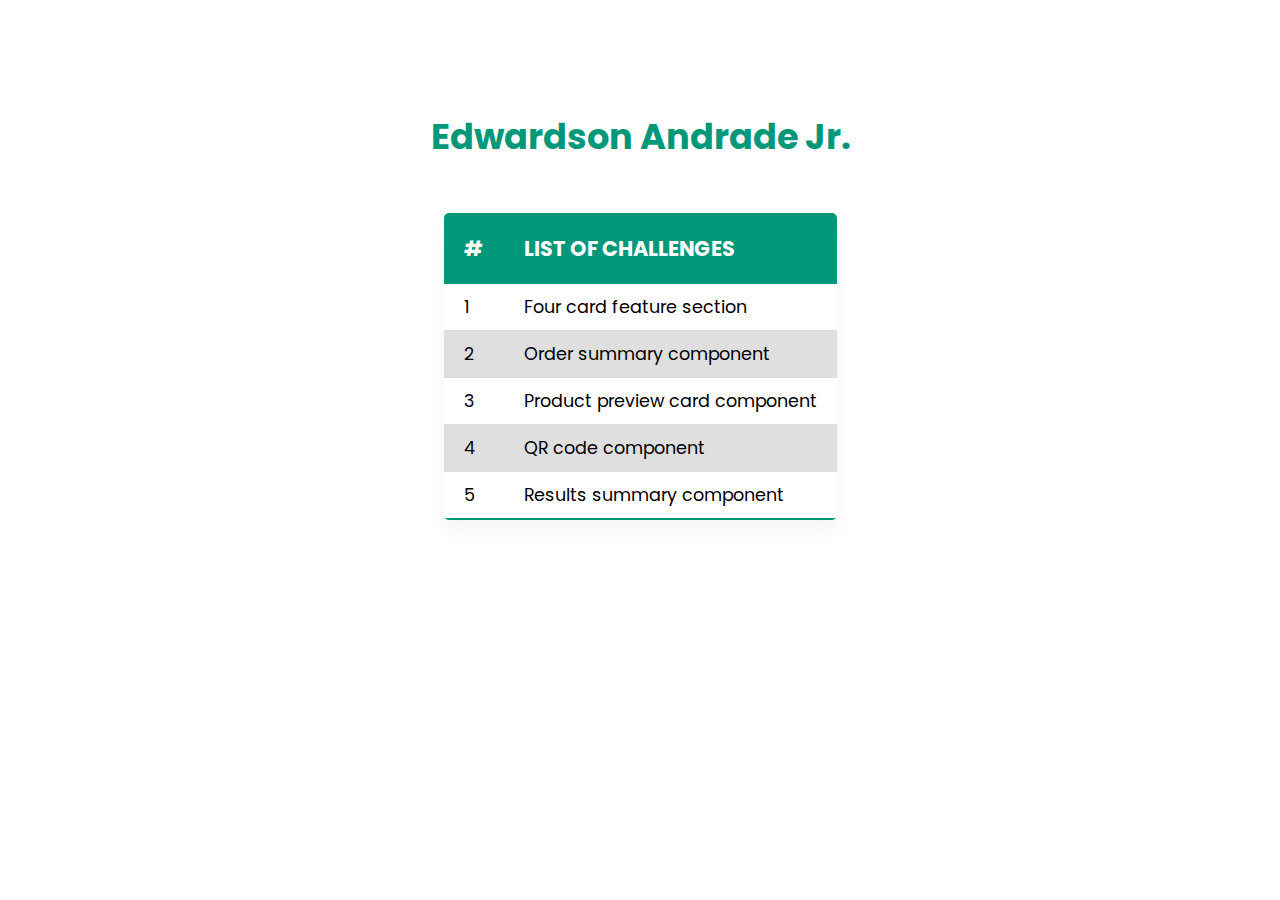
<file: index.html>
<!DOCTYPE html>
<html lang="en">
<head>
    <meta charset="UTF-8">
    <meta http-equiv="X-UA-Compatible" content="IE=edge">
    <meta name="viewport" content="width=device-width, initial-scale=1.0">
    <title>Frontend Mentor Challenges</title>
    <link rel="stylesheet" href="style.css">
    <!-- fonts -->
    <link rel="preconnect" href="https://fonts.googleapis.com">
    <link rel="preconnect" href="https://fonts.gstatic.com" crossorigin>
    <link href="https://fonts.googleapis.com/css2?family=Poppins:wght@400;600;700&display=swap" rel="stylesheet">
</head>
<body>
    <main class="container">
        <h1 class="page-title">Edwardson  Andrade Jr.</h1>

        <table class="items">
            <thead>
                <tr>
                    <th>#</th>
                    <th>List of Challenges</th>
                </tr>
            </thead>
            <tbody>
                <tr>
                    <td>1</td>
                    <td>
                        <a href="challenges/four-card-feature-section-master/" target="_blank">Four card feature section</a>
                    </td>
                </tr>
                <tr>
                    <td>2</td>
                    <td>
                        <a href="challenges/order-summary-component/" target="_blank">Order summary component</a>
                    </td>
                </tr>
                <tr>
                    <td>3</td>
                    <td>
                        <a href="challenges/product-preview-card-component/" target="_blank">Product preview card component</a>
                    </td>
                </tr>
                <tr>
                    <td>4</td>
                    <td>
                        <a href="challenges/qr-code-component-main/" target="_blank">QR code component</a>
                    </td>
                </tr>
                <tr>
                    <td>5</td>
                    <td>
                        <a href="challenges/results-summary-component-main/" target="_blank">Results summary component</a>
                    </td>
                </tr>
            </tbody>
        </table>
    </main>
    


</body>
</html>
</file>
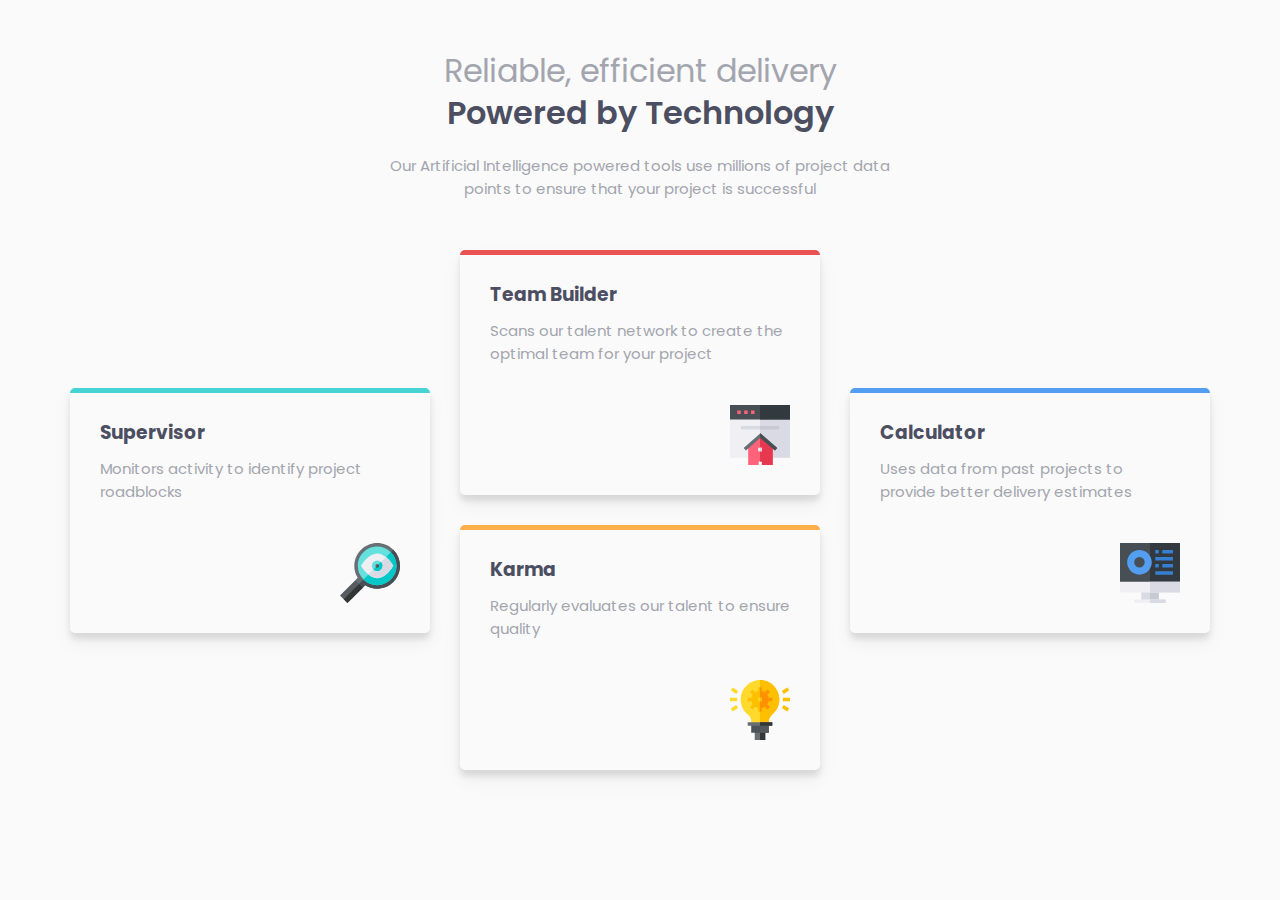
<file: challenges/four-card-feature-section-master/index.html>
<!DOCTYPE html>
<html lang="en">
<head>
  <meta charset="UTF-8">
  <meta name="viewport" content="width=device-width, initial-scale=1.0"> <!-- displays site properly based on user's device -->

  <link rel="icon" type="image/png" sizes="32x32" href="./images/favicon-32x32.png">
  
  <title>Frontend Mentor | Four card feature section</title>
  <link rel="stylesheet" href="style.css">

  <!-- fonts -->
  <link rel="preconnect" href="https://fonts.googleapis.com">
  <link rel="preconnect" href="https://fonts.gstatic.com" crossorigin>
  <link href="https://fonts.googleapis.com/css2?family=Poppins:wght@200;400;600&display=swap" rel="stylesheet">
</head>
<body>
  
  <header>
    <h1 class="title">
      Reliable, efficient delivery <span class="bold-title">Powered by Technology</span>
    </h1>
  
    <p class="text-content">
      Our Artificial Intelligence powered tools use millions of project data points 
      to ensure that your project is successful
    </p>
  </header>
  
  <section class="box-section">
    <div class="box box-cyan box-side">
      <h3>Supervisor</h3>
      <p>Monitors activity to identify project roadblocks</p>
      <img src="images/icon-supervisor.svg" alt="supervisor icon">
    </div>
    <div class="box-double">
      <div class="box box-red">
        <h3>Team Builder</h3>
        <p> Scans our talent network to create the optimal team for your project</p>
        <img src="images/icon-team-builder.svg" alt="team builder icon">
      </div>
      <div class="box box-orange">
        <h3>Karma</h3>
        <p>Regularly evaluates our talent to ensure quality</p>
        <img src="images/icon-karma.svg" alt="karma icon">
      </div>
    </div>
    <div class="box box-blue box-side">
      <h3>Calculator</h3>
      <p>Uses data from past projects to provide better delivery estimates</p>
      <img src="images/icon-calculator.svg" alt="calculator icon">
    </div>
    
  </section>
  
  
  

  
 

  
  

  
  

  
  
</body>
</html>
</file>
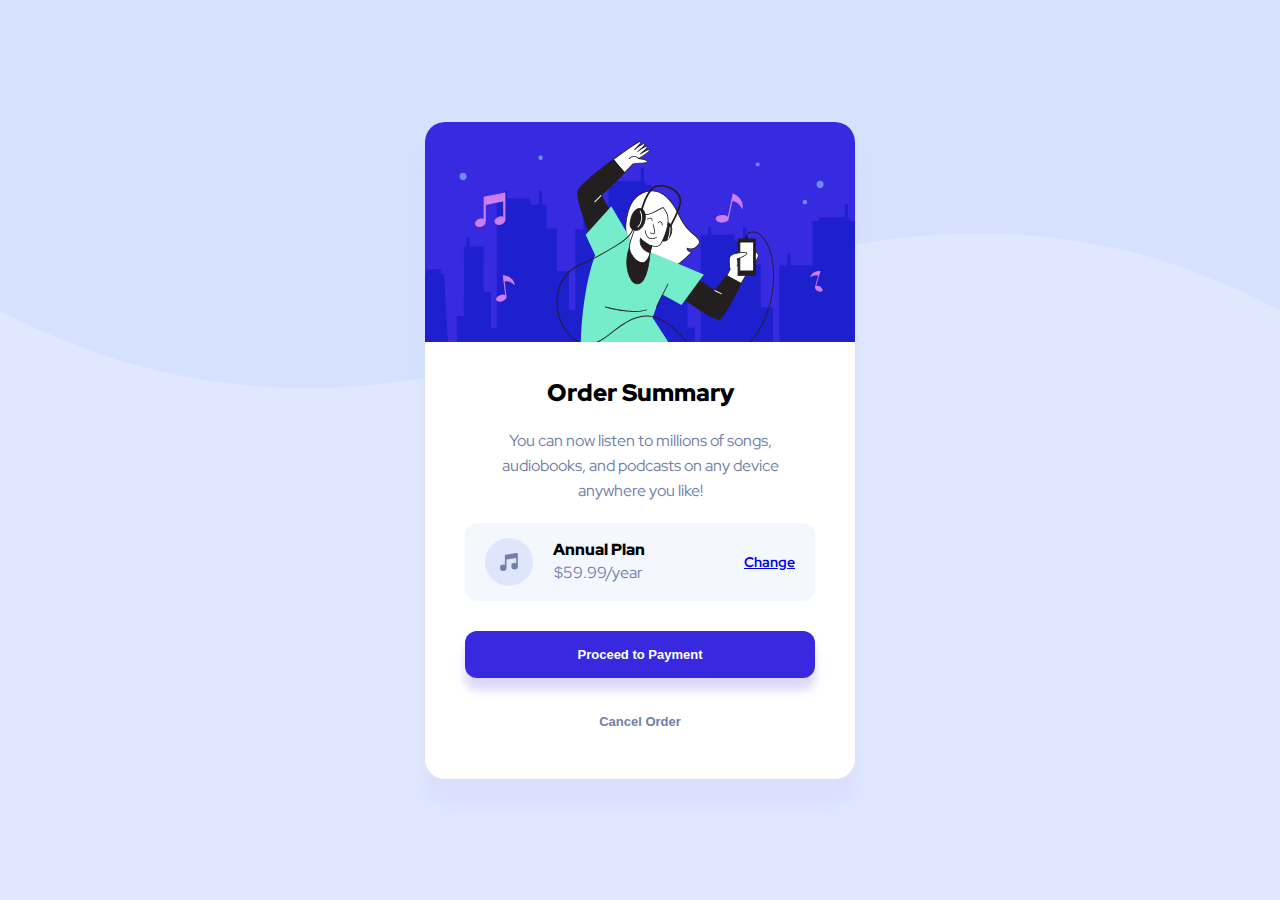
<file: challenges/order-summary-component/index.html>
<!DOCTYPE html>
<html lang="en">
<head>
    <meta charset="UTF-8">
    <meta http-equiv="X-UA-Compatible" content="IE=edge">
    <meta name="viewport" content="width=device-width, initial-scale=1.0">
    <title>Order Summary Component</title>
    <link rel="stylesheet" href="style.css">
    <!-- fonts -->
    <link rel="preconnect" href="https://fonts.googleapis.com">
    <link rel="preconnect" href="https://fonts.gstatic.com" crossorigin>
    <link href="https://fonts.googleapis.com/css2?family=Red+Hat+Display:wght@500;700;900&display=swap" rel="stylesheet">
</head>
<body>
    
<div class="card">
    <div class="hero-image">
        <img src="./images/illustration-hero.svg" alt="hero image">
    </div>   
    <div class="container">
        <h2>Order Summary</h2>
        <p>You can now listen to millions of songs,<br> audiobooks, and podcasts on any device <br> anywhere you like!</p>
        <div class="plan-section">
            <img src="./images/icon-music.svg" alt="music icon">
            <div class="plan-title">
                <strong>Annual Plan</strong>
                <p>$59.99/year</p>
            </div>
            <a href="#">Change</a>
        </div>
        <button class="payment-button">Proceed to Payment</button>
        <button class="cancel-button">Cancel Order</button>
    </div>
</div>


</body>
</html>
</file>
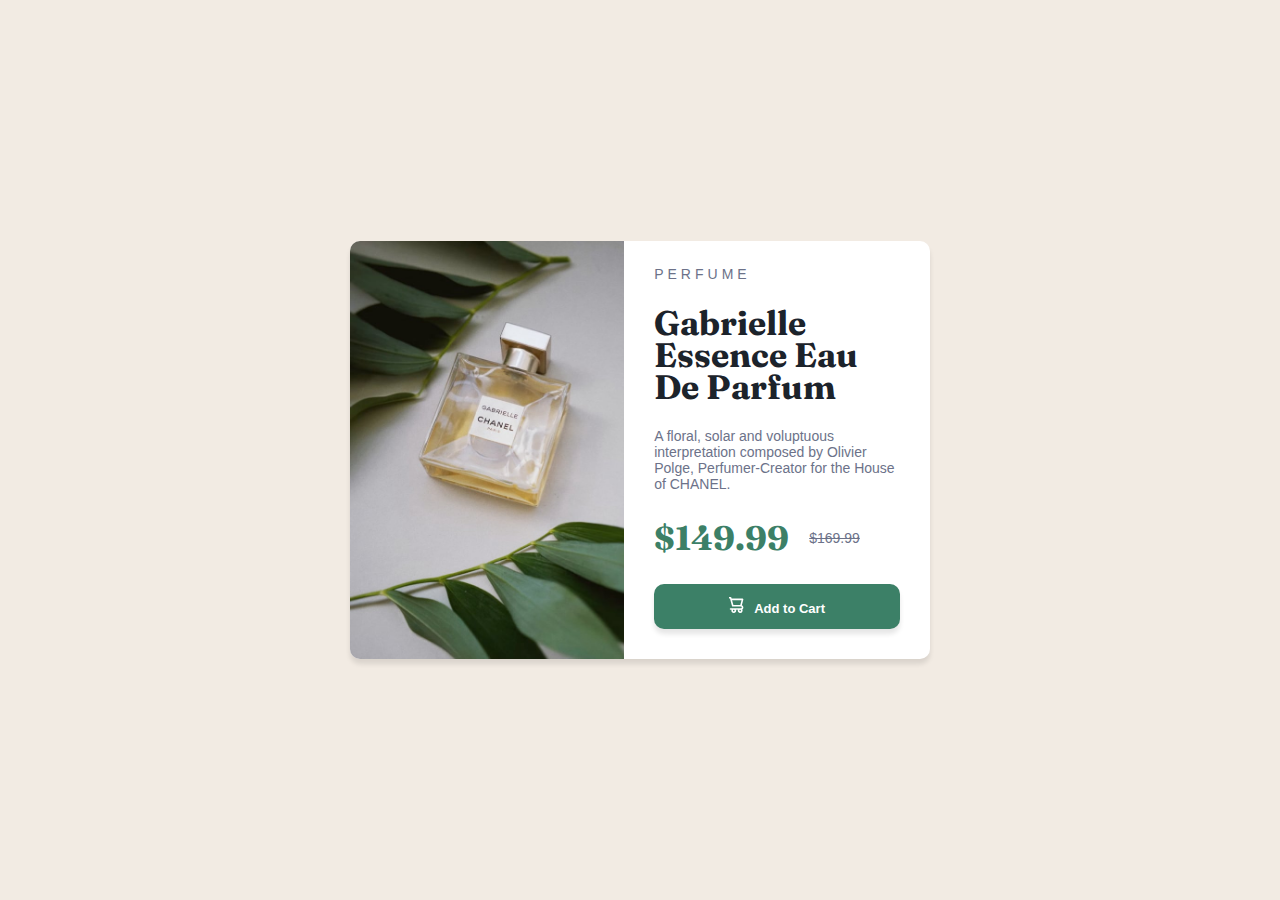
<file: challenges/product-preview-card-component/index.html>
<!DOCTYPE html>
<html lang="en">
<head>
  <meta charset="UTF-8">
  <meta name="viewport" content="width=device-width, initial-scale=1.0"> <!-- displays site properly based on user's device -->

  <link rel="icon" type="image/png" sizes="32x32" href="./images/favicon-32x32.png">
  
  <title>Frontend Mentor | Product preview card component</title>

  <link rel="stylesheet" href="style.css">
  <!-- font family -->
  <link rel="preconnect" href="https://fonts.googleapis.com">
  <link rel="preconnect" href="https://fonts.gstatic.com" crossorigin>
  <link href="https://fonts.googleapis.com/css2?family=Fraunces:opsz,wght@9..144,700&display=swap" rel="stylesheet">
</head>
<body>
  <main class="card">
    <section class="product-image">
      <!-- <img src="./images/image-product-desktop.jpg" alt="product image"> -->
    </section>
    <section class="text-content">
      <p class="perfume">perfume</p>

      <h1 class="title">Gabrielle Essence Eau De Parfum</h1>
      <p class="product-description">
        A floral, solar and voluptuous interpretation composed by Olivier Polge, 
        Perfumer-Creator for the House of CHANEL.
      </p>
      <div class="price">
        <h1 class="discounted-price">$149.99</h1>
        <p class="original-price">$169.99</p>
      </div>
      
      
      
      <!-- <span></span> -->
      <button class="cart-button"><img class="cart-icon" src="images/icon-cart.svg" alt="cart icon">Add to Cart</button>
    </section>
  </main>
  
  
  
  
</body>
</html>
</file>
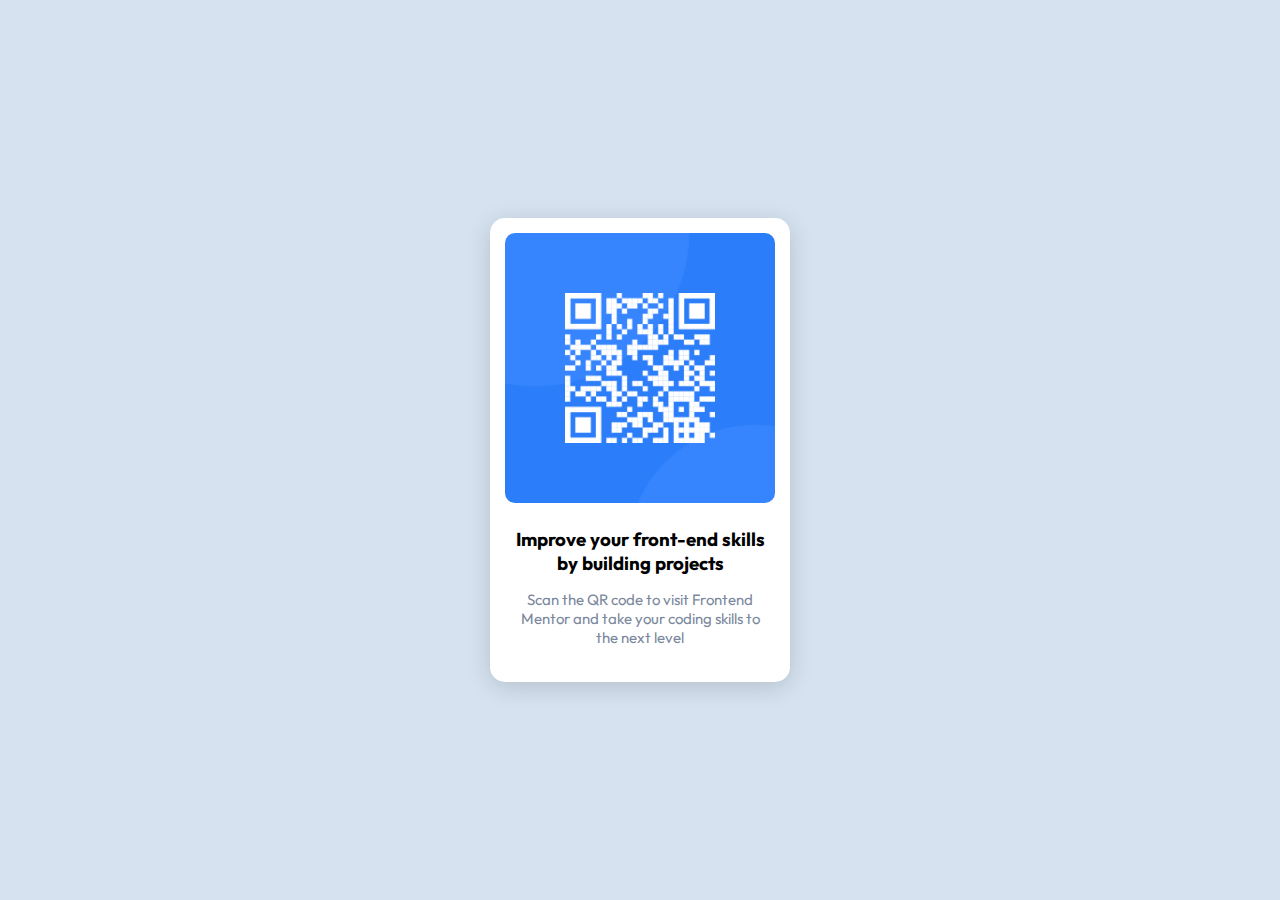
<file: challenges/qr-code-component-main/index.html>
<!DOCTYPE html>
<html lang="en">
<head>
  <meta charset="UTF-8">
  <meta name="viewport" content="width=device-width, initial-scale=1.0"> <!-- displays site properly based on user's device -->

  <link rel="icon" type="image/png" sizes="32x32" href="./images/favicon-32x32.png">
  
  <title>Frontend Mentor | QR code component</title>
  <!-- fonts -->
  <link rel="preconnect" href="https://fonts.googleapis.com">
  <link rel="preconnect" href="https://fonts.gstatic.com" crossorigin>
  <link href="https://fonts.googleapis.com/css2?family=Outfit:wght@400;700&display=swap" rel="stylesheet">
  <!-- main css -->
  <link rel="stylesheet" href="style.css">
</head>
<body>

  <main class="card">
    <img src="images/image-qr-code.png" alt="qr code">
    <div class="text">
      <h3>Improve your front-end skills by building projects</h3>
      <p>Scan the QR code to visit Frontend Mentor and take your coding skills to the next level</p>
    </div>
    
  </main>
  

  
  
  
</body>
</html>
</file>
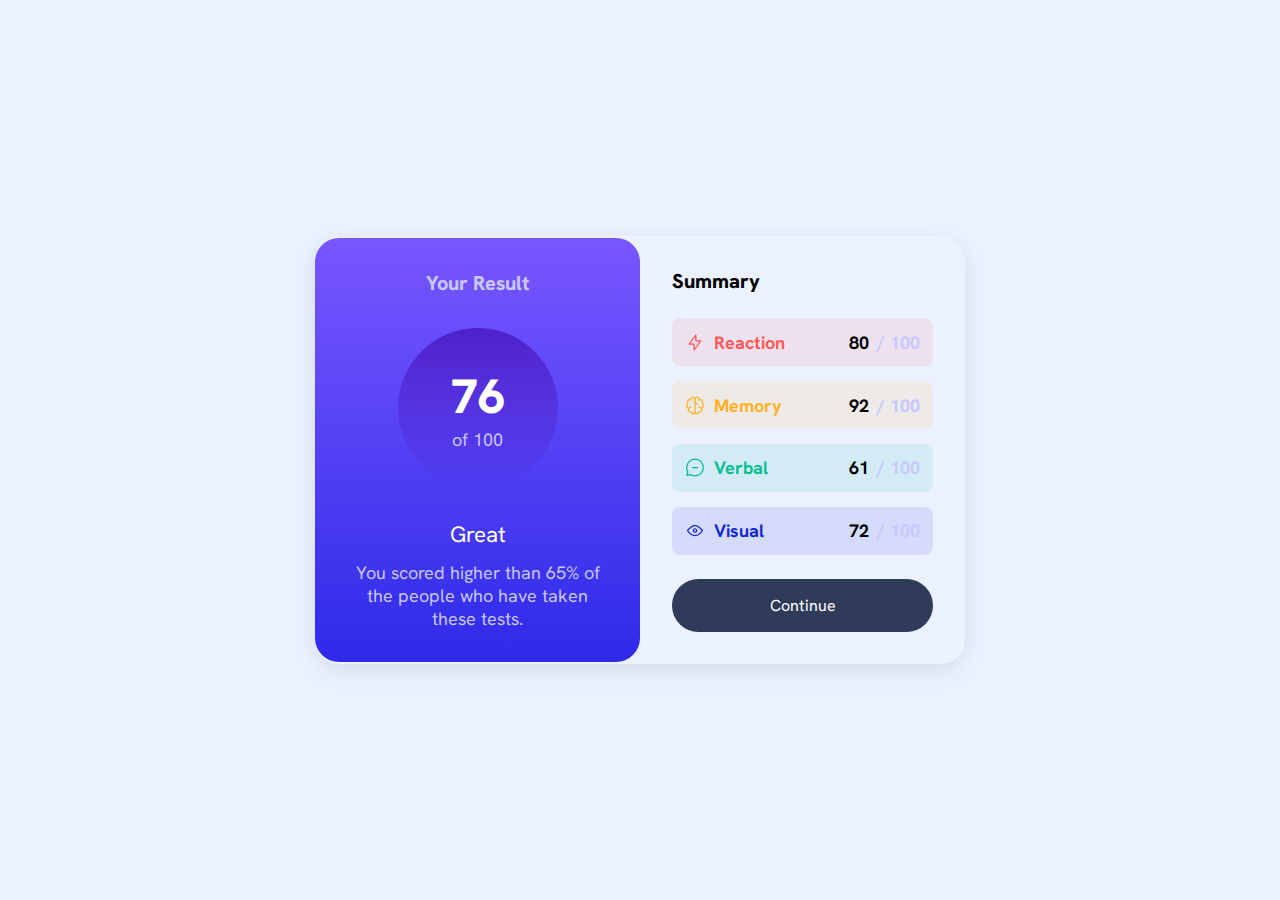
<file: challenges/results-summary-component-main/index.html>
<!DOCTYPE html>
<html lang="en">
<head>
  <meta charset="UTF-8">
  <meta name="viewport" content="width=device-width, initial-scale=1.0"> <!-- displays site properly based on user's device -->

  <link rel="icon" type="image/png" sizes="32x32" href="./assets/images/favicon-32x32.png">
  <link rel="stylesheet" href="style.css">
  <link rel="preconnect" href="https://fonts.googleapis.com">
  <link rel="preconnect" href="https://fonts.gstatic.com" crossorigin>
  <link href="https://fonts.googleapis.com/css2?family=Hanken+Grotesk:wght@500;700;800&display=swap" rel="stylesheet">
  <title>Frontend Mentor | Results summary component</title>

</head>
<body>

  <main class="main__box">
    <section class="your__result" >
      <p class="title">Your Result</p>
      <div class="total__score">
        <div class="score">
          <p class="upper__score">76</p>
          <p class="over__score">of 100</p>
        </div>
        
      </div>
      <div class="great__box">
        <p class="great">Great</p>
        <p class="great__description">You scored higher than 65% of the people who have taken these tests.</p>
      </div>
    </section>
    <section class="summary">
      <p class="title">Summary</p>
      <div class="row">
        <div class="rows">
          <div class="img__box">
            <img src="assets/images/icon-reaction.svg" alt="">
            <p>Reaction</p>
          </div>
          <div class="over__summary">
            <p>
              <span>80</span>
              / 100
            </p>
          </div>
        </div>
        <div class="rows">
          <div class="img__box">
            <img src="assets/images/icon-memory.svg" alt="">
            <p>Memory</p>
          </div>
          <div class="over__summary">
            <p>
              <span>92</span>
              / 100
            </p>
          </div>
        </div>
        <div class="rows">
          <div class="img__box">
            <img src="assets/images/icon-verbal.svg" alt="">
            <p>Verbal</p>
          </div>
          <div class="over__summary">
            <p>
              <span>61</span>
              / 100
            </p>
          </div>
        </div>
        <div class="rows">
          <div class="img__box">
            <img src="assets/images/icon-visual.svg" alt="">
            <p>Visual</p>
          </div>
          <div class="over__summary">
            <p>
              <span>72</span>
              / 100
            </p>
          </div>
        </div>
      </div>
      <button class="button">Continue</button>
    </section>
  </main>
  
  
  
</body>
</html>
</file>
<file: style.css>
* {
    padding: 0;
    margin: 0;
    box-sizing: border-box;
    font-family: 'Poppins', sans-serif;
}

body {
    display: flex;
    justify-content: center;
    align-items: flex-start;
    min-height: 100vh;
}

.container  {
    max-width: 700px;
    display: flex;
    flex-direction: column;
    align-items: center;
    justify-content: center;
    padding: 30px;
    margin-top: 80px;
}

.page-title {
    text-align: center;
    color: #009879;
    font-size: 2.2rem;
}

.items {
    margin-top: 50px;
    max-width: 500px;
    border-collapse: collapse;
    border-radius: 5px;
    overflow: hidden;
    box-shadow: 0 10px 25px rgba(0, 0, 0, 0.05);
}

thead {
    text-align: left;
    background-color: #009879;
}

thead tr th {
    padding: 20px;
    font-size: 1.3rem;
    text-transform: uppercase;
    font-weight: bold;
    color: #fff;
}

tbody tr {
    border-bottom: 1px solid #dddddd;
}

tbody tr td {
    padding: 10px 20px;
    font-size: 1.1rem;
}

tbody tr td a {
    text-decoration: none;
    color: black;
    transition: 0.1s;
}

tbody tr td a:hover {
    color: #009879;
}

tbody tr:nth-child(even) {
    background-color: #dfdfdf;
}

tbody tr:last-child {
    border-bottom: 2px solid #009879;
}
</file>
<file: challenges/four-card-feature-section-master/style.css>
:root {

    /* primary */
    --red: hsl(0, 78%, 62%);
    --cyan: hsl(180, 62%, 55%);
    --orange: hsl(34, 97%, 64%);
    --blue: hsl(212, 86%, 64%);

    /* neutral */
    --very-dark-blue: hsl(234, 12%, 34%);
    --grayish-blue: hsl(229, 6%, 66%);
    --very-light-gray: hsl(0, 0%, 98%);

}

* {
    margin: 0;
    padding: 0;
    box-sizing: border-box;
    font-family: 'Poppins', sans-serif;
}

body {
    background-color: var(--very-light-gray);
}

p {
    font-size: 15px;
}

header {
    max-width: 520px;
    margin: 50px auto;
    text-align: center;
}

.title {
    font-weight: 400;
    color: var(--grayish-blue);
    line-height: 42px;
    margin-bottom: 20px;
}

.bold-title {
    font-weight: 600;
    color: var(--very-dark-blue);
}

.text-content {
    color: var(--grayish-blue);
}

.box-section {
    display: grid;
    grid-template-columns: repeat(3, 1fr);
    margin: 0 auto 50px;
    max-width: 1140px;
    gap: 30px;
}

.box-double {
    display: flex;
    flex-direction: column;
    gap: 30px;
}

.box-side {
    align-self: center;
}

.box {
    display: flex;
    flex-direction: column;
    max-width: 360px;
    padding: 30px;
    box-shadow: 0 10px 20px rgba(0,0,0,0.05), 0 6px 6px rgba(0,0,0,0.1);
    position: relative;
    border-radius: 5px;
    overflow: hidden;
}

.box::before {
    content: '';
    width: 100%;
    height: 5px;
    position: absolute;
    top: 0;
    left: 0;
}

.box-cyan::before {
    background-color: var(--cyan);
}

.box-red::before {
    background-color: var(--red);
}

.box-blue::before {
    background-color: var(--blue);
}

.box-orange::before {
    background-color: var(--orange);
}

.box h3 {
    margin-bottom: 10px;
    color: var(--very-dark-blue);
}

.box p {
    color: var(--grayish-blue);
    margin-bottom: 40px;
}

.box img {
    width: 60px;
    display: block;
    margin-left: auto;
}


@media (max-width: 1160px) {
    .box-section {
        display: flex;
        flex-direction: column;
        align-items: center;
        max-width: 390px;
    }
}

@media(max-width: 460px) {


    header {
        padding: 10px;
    }

    .title {
        font-size: 25px;
    }

    .text-content {
        font-size: 16px;
    }


}
</file>
<file: challenges/order-summary-component/style.css>
:root {
    --pale-blue: hsl(225, 100%, 94%);
    --bright-blue: hsl(245, 75%, 52%);

    --very-pale-blue: hsl(225, 100%, 98%);
    --desaturated-blue: hsl(224, 23%, 55%);
    --dark-blue: hsl(223, 47%, 23%);
}

* {
    padding: 0;
    margin: 0;
    box-sizing: border-box;
}

body {
    background-image: url('./images/pattern-background-desktop.svg');
    background-repeat: no-repeat;
    background-size: contain;
    background-color: var(--pale-blue);
    display: flex;
    justify-content: center;
    align-items: center;
    height: 100vh;
    font-family: 'Red Hat Display', sans-serif;
    font-size: 16px;
}

.card {
    width: 430px;
    background-color: #fff;
    border-radius: 20px;
    overflow: hidden;
    box-shadow: 0 25px 15px rgba(197, 189, 245, 0.2);
}

.hero-image img{
    width: 100%;
}

.container {
    padding: 30px 40px;
    text-align: center;
    display: flex;
    flex-direction: column;
}

.container > * {
    margin-bottom: 20px;
}

.container h2 {
    font-weight: 900;
}

.container p {
    line-height: 25px;
    color: var(--desaturated-blue);
}

.plan-section {
    display: flex;
    justify-content: space-between;
    background-color: var(--very-pale-blue);
    padding: 15px 0;
    border-radius: 12px;
    align-items: center;
}

.plan-section img {
    margin-left: 20px;
}

.plan-title {
    margin-left: -80px;
}

.plan-title strong {
    font-weight: 900;
}

.plan-section a {
    margin-right: 20px;
    font-size: 14px;
    font-weight: 700;
    transition: color 0.2s;
}

.plan-section a:hover {
    text-decoration: none;
    color: var(--bright-blue);
}

.payment-button, .cancel-button {
    padding: 1rem 0;
    border: none;
    font-size: 13px;
    font-weight: 700;
    border-radius: 12px;
    cursor: pointer;
}
.payment-button {
    background-color: var(--bright-blue);
    color: #fff;
    /* box-shadow: 0 12px 10px rgba(0, 0, 0, 0.1); */
    box-shadow: 0 12px 10px rgba(197, 189, 245, 0.6);
    margin-top: 10px;
    transition: opacity 0.2s;
}

.payment-button:hover {
    opacity: 0.7;
}

.cancel-button {
    background-color: #fff;
    color: var(--desaturated-blue);
    transition: color 0.2s;
    padding-bottom: 0;
}

.cancel-button:hover {
    color: var(--dark-blue);
}
</file>
<file: challenges/product-preview-card-component/style.css>
:root {
    /* primary */
    --dark-cyan: hsl(158, 36%, 37%);
    --cream: hsl(30, 38%, 92%);

    /* neutral */
    --very-dark-blue: hsl(212, 21%, 14%);
    --dark-grayish-blue: hsl(228, 12%, 48%);
    --white: hsl(0, 0%, 100%);
}

* {
    padding: 0;
    margin: 0;
    box-sizing: border-box;
    font-family: 'Montserrat', sans-serif;
}

p {
    font-size: 14px;
}

.text-content h1{
    font-family: 'Fraunces', serif;
}

body {
    min-height: 100vh;
    display: flex;
    justify-content: center;
    align-items: center;
    background-color: var(--cream);
}

.card {
    display: flex;
    width: 580px;
    background-color: var(--white);
    box-shadow: 0 5px 5px rgba(0, 0, 0, 0.1);
    border-radius: 10px;
    overflow: hidden;
}

.product-image {
    width: 100%;
    background-image: url('images/image-product-desktop.jpg');
    background-repeat: no-repeat;
    background-size: cover;
}

.text-content {
    width: 100%;
    padding: 0 30px 30px;
}

.text-content > * {
    margin-top: 25px;
    display: flex;
}

.text-content .perfume {
    text-transform: uppercase;
    letter-spacing: 4px;
    color: var(--dark-grayish-blue);
    font-weight: 500;
}

.text-content .title {
    font-size: 34px;
    line-height: 32px;
    color: var(--very-dark-blue);
}

.text-content .product-description {
    color: var(--dark-grayish-blue);
    font-weight: 500;
}

.price {
    display: flex;
    align-items: center;
}

.discounted-price {
    color: var(--dark-cyan);
    font-size: 34px;
}

.original-price {
    margin-left: 20px;
    text-decoration: line-through;
    color: var(--dark-grayish-blue);
    font-weight: 500;
}

.cart-button {
    width: 100%;
    background-color: var(--dark-cyan);
    color: var(--white);
    display: block;
    padding: 0.8rem;
    border-radius: 10px;
    border: none;
    font-weight: 700;
    font-size: 13px;
    cursor: pointer;
    box-shadow: 0 5px 5px rgba(0, 0, 0, 0.1);
    transition: background-color 0.2s;
}

.cart-button img {
    margin-right: 10px;
}

.cart-button:hover {
    background-color: var(--very-dark-blue);
}

@media (max-width: 600px) {
    .card {
        flex-direction: column;
        max-width: 375px;
    }

    .product-image {
        background: url('images/image-product-mobile.jpg');
        background-repeat: no-repeat;
        background-position: center;
        background-size: cover;
        min-height: 270px;
    }

    .text-content > * {
        margin-top: 20px;
    }

    .text-content .product-description {
        line-height: 25px;
        font-size: 15px;
    }
}
</file>
<file: challenges/qr-code-component-main/style.css>
:root {

    --white: hsl(0, 0%, 100%);
    --light-gray: hsl(212, 45%, 89%);
    --grayish-blue: hsl(220, 15%, 55%);
    --dark-blue: hsl(218, 44%, 22%);

}

* {
    margin: 0;
    padding: 0;
    box-sizing: border-box;
    font-family: 'Outfit', sans-serif;
}

body {
    display: flex;
    justify-content: center;
    align-items: center;
    min-height: 100vh;
    background: var(--light-gray);
}

.card {
    max-width: 300px;
    text-align: center;
    background: var(--white);
    padding: 15px;
    border-radius: 15px;
    box-shadow: 0 5px 25px rgba(0, 0, 0, 0.15);
    cursor: pointer;
    transition: 0.5s;
}

.card:hover {
    transform: scale(1.02);
}

.card > * {
    margin-bottom: 15px;
}

.card img {
    width: 100%;
    border-radius: 10px;
}

.card .text {
    padding: 5px 10px;
}

.card h3 {
    font-weight: 700;
    margin-bottom: 15px;
    color: var(-dark-blue);
}

.card p {
    font-weight: 400;
    font-size: 15px;
    color: var(--grayish-blue);
}
</file>
<file: challenges/results-summary-component-main/style.css>
:root {

    --Cobalt-blue: hsl(234, 85%, 45%);
    --Pale-blue: hsl(221, 100%, 96%);
    --Light-lavender: hsl(241, 100%, 89%);
    --Dark-gray-blue: hsl(224, 30%, 27%);

    --Light-red: hsl(0, 100%, 67%);
    --Orangey-yellow: hsl(39, 100%, 56%);
    --Green-teal: hsl(166, 100%, 37%);
    --Cobalt-blue: hsl(234, 85%, 45%);
}

* {
    margin: 0;
    padding: 0;
    box-sizing: border-box;
    font-family: 'Hanken Grotesk', sans-serif;
}

body {
    height: 100vh;
    display: flex;
    align-items: center;
    justify-content: center;
    background-color: var(--Pale-blue);
}

p {
    font-size: 18px;
}

.main__box {
    display: flex;
    align-items: center;
    justify-content: center;
    border-radius: 1.5em;
    max-width: 650px;
    /* overflow: hidden; */
    box-shadow: rgba(17, 17, 26, 0.05) 0px 4px 16px, rgba(17, 17, 26, 0.05) 0px 8px 32px;
}

.your__result, 
.summary {
    width: 50%;
    padding: 2em;
    text-align: center;
    overflow: hidden;
}

.your__result {
    background-image: linear-gradient(hsl(252, 100%, 67%), hsl(241, 81%, 54%));
    border-radius: 1.5em;
    display: grid;
    gap: 2em 1.5em;
}

.total__score {
    display: flex;
    justify-content: center;
    align-items: center;
    /* background-color: antiquewhite; */
}

.score {
    background-image: linear-gradient(hsla(256, 72%, 46%, 1), hsla(241, 72%, 46%, 0));
    border-radius: 50%;
    width: 10rem;
    height: 10rem;
    display: flex;
    justify-content: center;
    align-items: center;
    flex-direction: column;
}

.your__result .title {
    color: var(--Light-lavender);
    font-weight: 800;
    font-size: 20px;
}

.over__score {
    color: var(--Light-lavender);
}

.upper__score {
    font-size: 3rem;
    font-weight: 800;
    color: #fff;
}

.great__box .great {
    color: #fff;
    font-size: 1.4rem;
    margin-bottom: 0.5em;
}

.great__box .great__description {
    color: var(--Light-lavender);
}

.summary {
    display: flex;
    flex-direction: column;
    gap: 1.5em;
}

.summary .title {
    text-align: left;
    font-weight: 800;
    gap: 1em;
    font-size: 20px;
}
.row {
    display: flex;
    flex-direction: column;
    gap: 0.9em;
}

.rows {
    display: flex;
    justify-content: space-between;
    padding: 0.8em;
    border-radius: 0.5em;
    font-weight: 700;
}

.img__box {
    display: flex;
    gap: 0.6em;
}

.rows:nth-child(1) .img__box {
    color: var(--Light-red);
}

.rows:nth-child(1) {
    background-color: hsla(0, 100%, 67%, 0.1);
}

.rows:nth-child(2) .img__box {
    color: var(--Orangey-yellow);
}

.rows:nth-child(2) {
    background-color: hsla(39, 100%, 56%, 0.1);
}

.rows:nth-child(3) .img__box {
    color: var(--Green-teal);
}

.rows:nth-child(3) {
    background-color: hsla(166, 100%, 37%, 0.1);
}

.rows:nth-child(4) .img__box {
    color: var(--Cobalt-blue);
}

.rows:nth-child(4) {
    background-color: hsla(234, 85%, 45%, 0.1);
}

.rows .over__summary span {
    color: #000;
    margin-right: 0.2em;
}

.over__summary {
    color: var(--Light-lavender);
}

.button {
    padding: 1em;
    border-radius: 2em;
    border: none;
    background-color: var(--Dark-gray-blue);
    color: #fff;
    font-size: inherit;
}

.button:hover {
    cursor: pointer;
    background-image: linear-gradient(hsl(252, 100%, 67%), hsl(241, 81%, 54%));
}

@media (max-width: 650px) {
    .main__box {
        flex-direction: column;
        box-shadow: none;
        border-radius: 0px;
    }

    .your__result {
        border-radius: 0 0 1.5em 1.5em;
    }

    .your__result, 
    .summary {
        width: 100%;
    }
}
</file>
